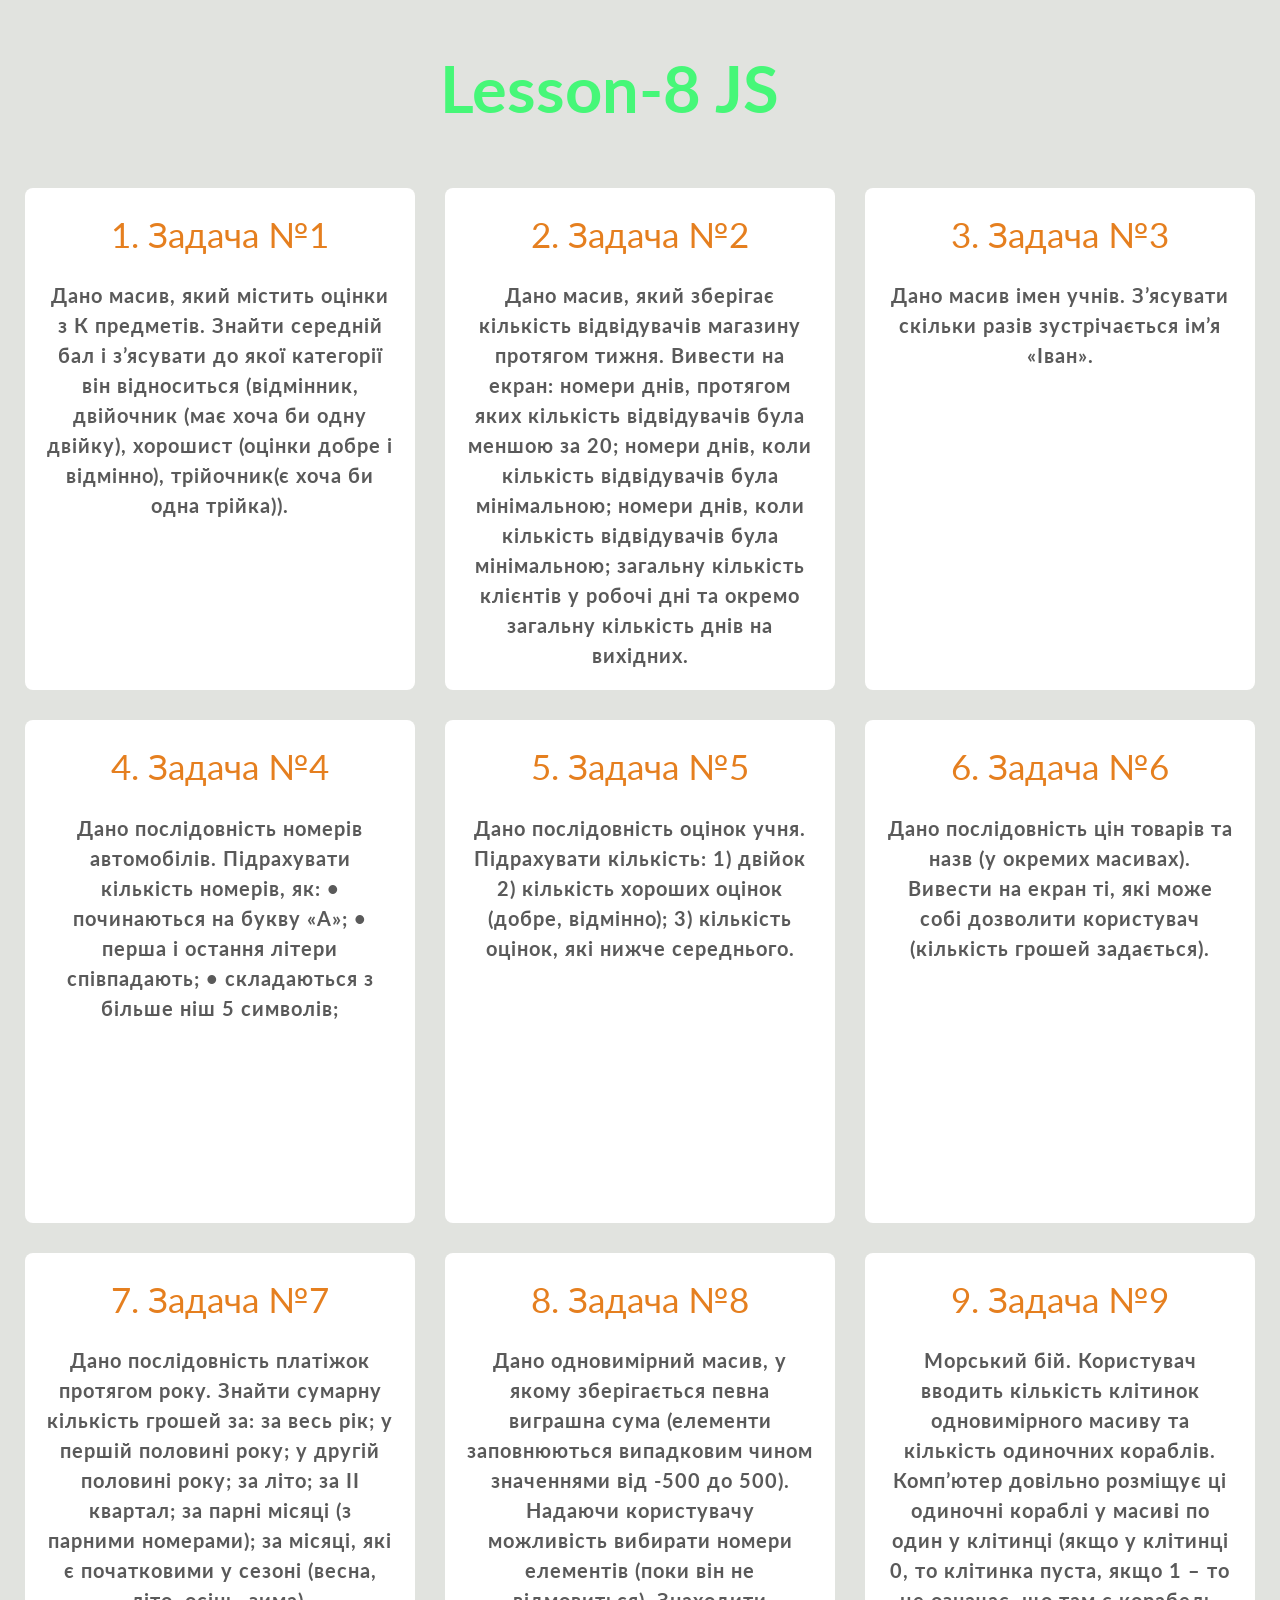
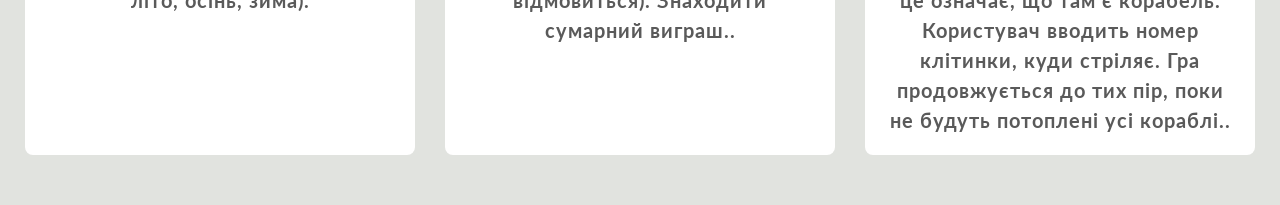
<file: index.html>
<!DOCTYPE html>
<html lang="en">
<head>
	<meta charset="UTF-8">
	<meta http-equiv="X-UA-Compatible" content="IE=edge">
	<meta name="viewport" content="width=device-width, initial-scale=1.0">
	<link rel="stylesheet" href="css/null.css">
	<link rel="stylesheet" href="css/style.css">
	<title>Document</title>
</head>
<body>
		<div class="wrapper">
		<main class="page">
			<div class="page__container">
				<h1 class="title">Lesson-8 JS</h1>
				<ul class="list">
					<li class="list__item"><a href="./task_1/task1.html" class="link">1. Задача №1<p class="task"> Дано масив, який містить оцінки з К предметів. Знайти середній бал і з’ясувати до якої категорії він відноситься (відмінник, двійочник (має хоча би одну двійку), хорошист (оцінки добре і відмінно), трійочник(є хоча би одна трійка)).</p></a></li>
					<li class="list__item"><a href="./task_2/task2.html" class="link">2. Задача №2<p class="task">Дано масив, який зберігає кількість відвідувачів магазину протягом тижня. Вивести на екран:
					номери днів, протягом яких кількість відвідувачів була меншою за 20;
					номери днів, коли кількість відвідувачів була мінімальною;
					номери днів, коли кількість відвідувачів була мінімальною;
					загальну кількість клієнтів у робочі дні та окремо загальну кількість днів на вихідних.
					</p></a></li>
					<li class="list__item"><a href="./task_3/task3.html" class="link">3. Задача №3<p class="task">Дано масив імен учнів. З’ясувати скільки разів зустрічається ім’я «Іван».</p></a></li>
					<li class="list__item"><a href="./task_4/task4.html" class="link">4. Задача №4<p class="task">Дано послідовність номерів автомобілів. Підрахувати кількість номерів, як:
									•	починаються на букву «А»;
									•	перша і остання літери співпадають;
									•	складаються з більше ніш 5 символів;</p></a></li>
					<li class="list__item"><a href="./task_5/task5.html" class="link">5. Задача №5<p class="task">Дано послідовність оцінок учня. Підрахувати кількість:
									1)	двійок
									2)	кількість хороших оцінок (добре, відмінно);
									3)	кількість оцінок, які нижче середнього.</p></a></li>
					<li class="list__item"><a href="./task_6/task6.html" class="link">6. Задача №6<p class="task">Дано послідовність цін товарів та назв (у окремих масивах). Вивести на екран ті, які може собі дозволити користувач (кількість грошей задається).</p></a></li>
					<li class="list__item"><a href="./task_7/task7.html" class="link">7. Задача №7<p class="task">Дано послідовність платіжок протягом року. Знайти сумарну кількість грошей за:
							за весь рік;
							у першій половині року;
							у другій половині року;
							за літо;
							за ІІ квартал;
							за парні місяці (з парними номерами);
							за місяці, які є початковими у сезоні (весна, літо, осінь, зима).
							</p></a></li>
					<li class="list__item"><a href="./task_8/task8.html" class="link">8. Задача №8<p class="task">Дано одновимірний масив, у якому зберігається певна виграшна сума (елементи заповнюються випадковим чином значеннями від -500 до 500). Надаючи користувачу можливість вибирати номери елементів  (поки він не відмовиться). Знаходити сумарний виграш..</p></a></li>
					<li class="list__item"><a href="./task_9/task9.html" class="link">9. Задача №9<p class="task">Морський бій. Користувач вводить кількість клітинок одновимірного масиву та кількість одиночних кораблів. Комп’ютер довільно розміщує ці одиночні кораблі у масиві по один у клітинці (якщо у клітинці 0, то клітинка пуста, якщо 1 – то це означає, що там є корабель. Користувач вводить номер клітинки, куди стріляє. Гра продовжується до тих пір, поки не будуть потоплені усі кораблі..</p></a></li>
				</ul>
			</div>
		</main>
	</div>
</body>
</html>
</file>
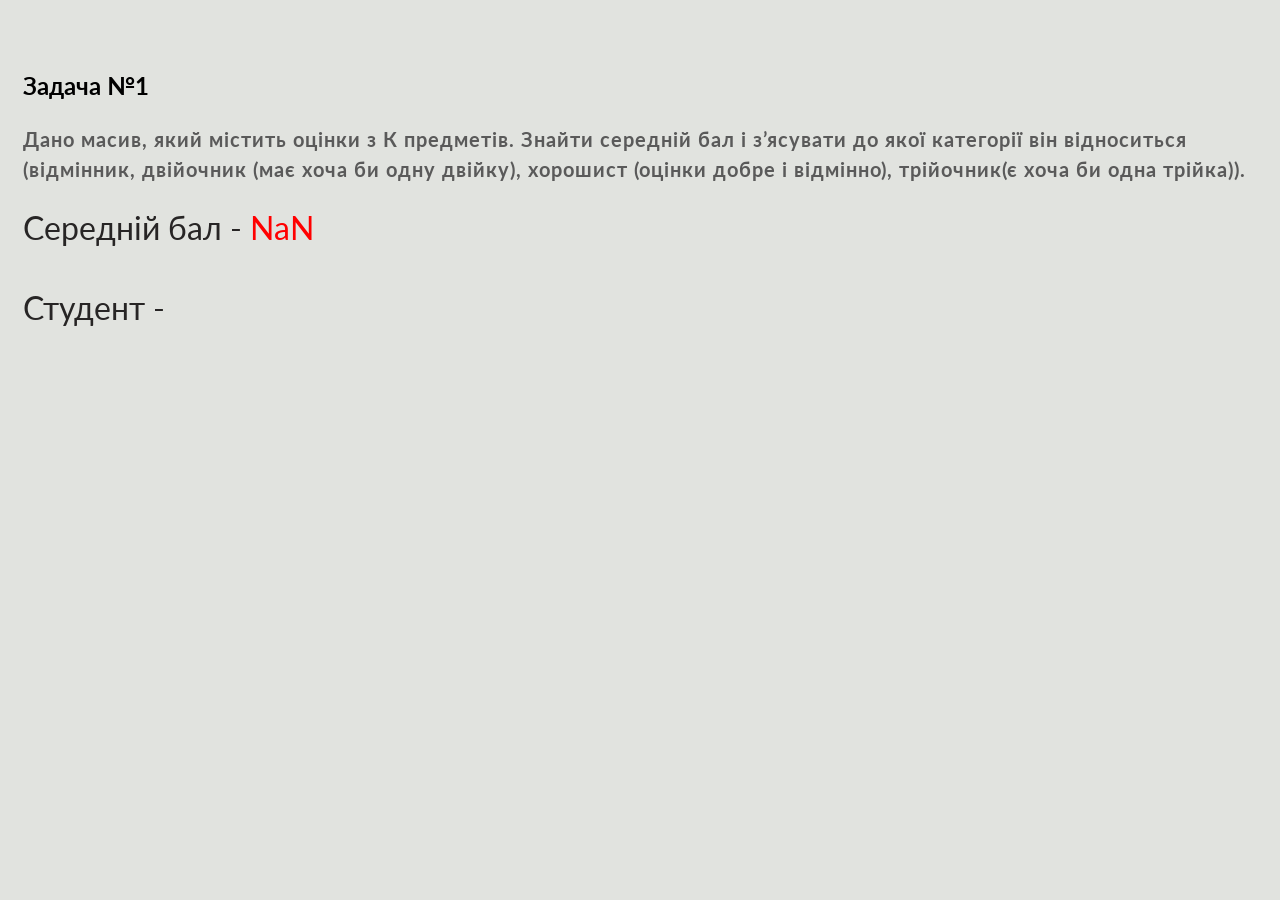
<file: task_1/task1.html>
<!DOCTYPE html>
<html lang="en">
<head>
	<meta charset="UTF-8">
	<meta http-equiv="X-UA-Compatible" content="IE=edge">
	<meta name="viewport" content="width=device-width, initial-scale=1.0">
	<link rel="stylesheet" href="../css/style.css">
	<title>task_1</title>
</head>
<body>
	<main class="page1">
		<div class="page1__container">
			<h2>Задача №1</h2>
			<p class="task">Дано масив, який містить оцінки з К предметів. Знайти середній бал і з’ясувати до якої категорії він відноситься (відмінник, двійочник (має хоча би одну двійку), хорошист (оцінки добре і відмінно), трійочник(є хоча би одна трійка)).</p>
			<script src="scriprt1.js"></script>
		</div>
	</main>
</body>
</html>
</file>
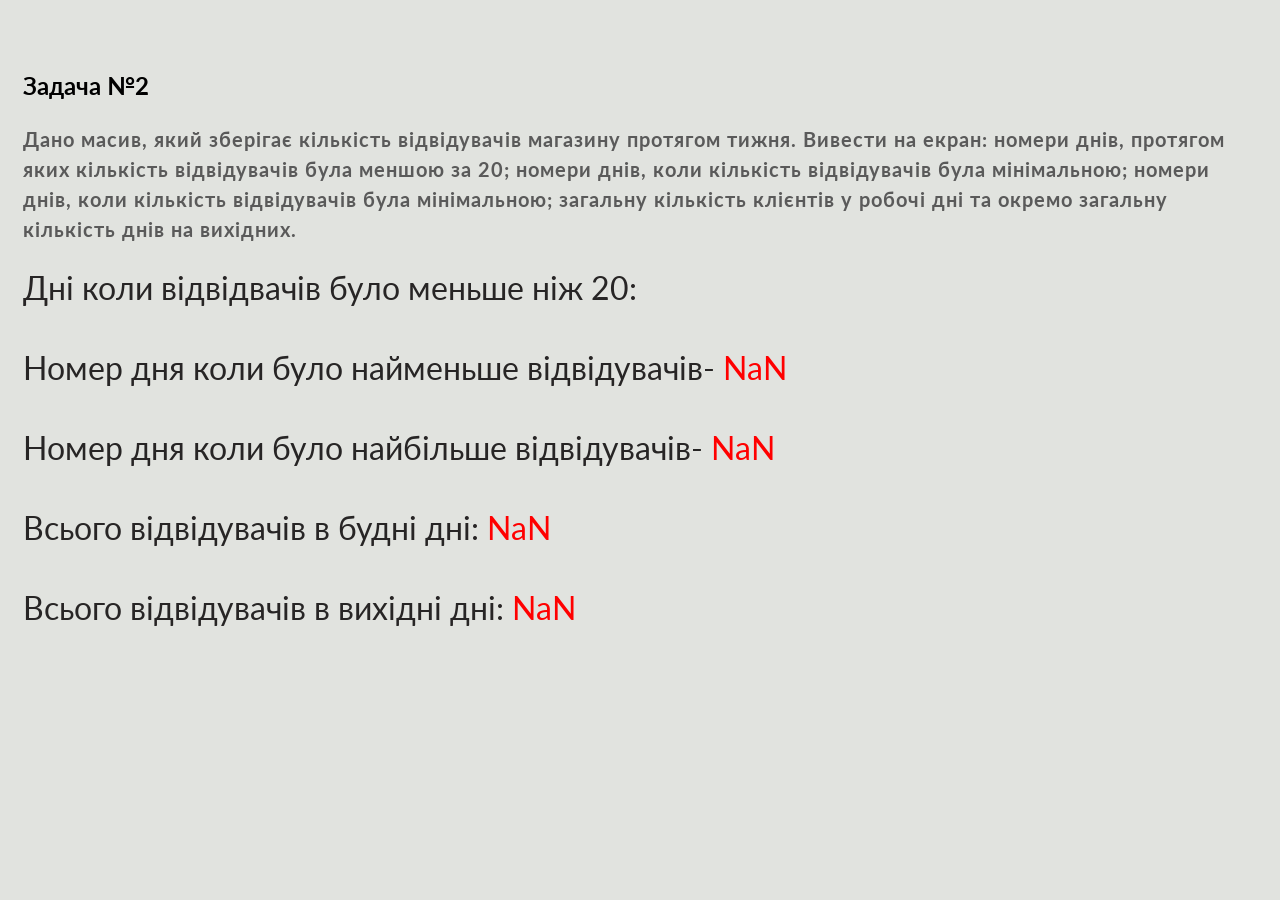
<file: task_2/task2.html>
<!DOCTYPE html>
<html lang="en">
<head>
	<meta charset="UTF-8">
	<meta http-equiv="X-UA-Compatible" content="IE=edge">
	<meta name="viewport" content="width=device-width, initial-scale=1.0">
	<link rel="stylesheet" href="../css/style.css">
	<title>task_2</title>
</head>
<body>
	<main class="page1">
		<div class="page1__container">
			<h2>Задача №2</h2>
			<p class="task"> Дано масив, який зберігає кількість відвідувачів магазину протягом тижня. Вивести на екран:
								номери днів, протягом яких кількість відвідувачів була меншою за 20;
								номери днів, коли кількість відвідувачів була мінімальною;
								номери днів, коли кількість відвідувачів була мінімальною;
								загальну кількість клієнтів у робочі дні та окремо загальну кількість днів на вихідних.
								</p>
			<script src="scriprt2.js"></script>
		</div>
	</main>
</body>
</html>
</file>
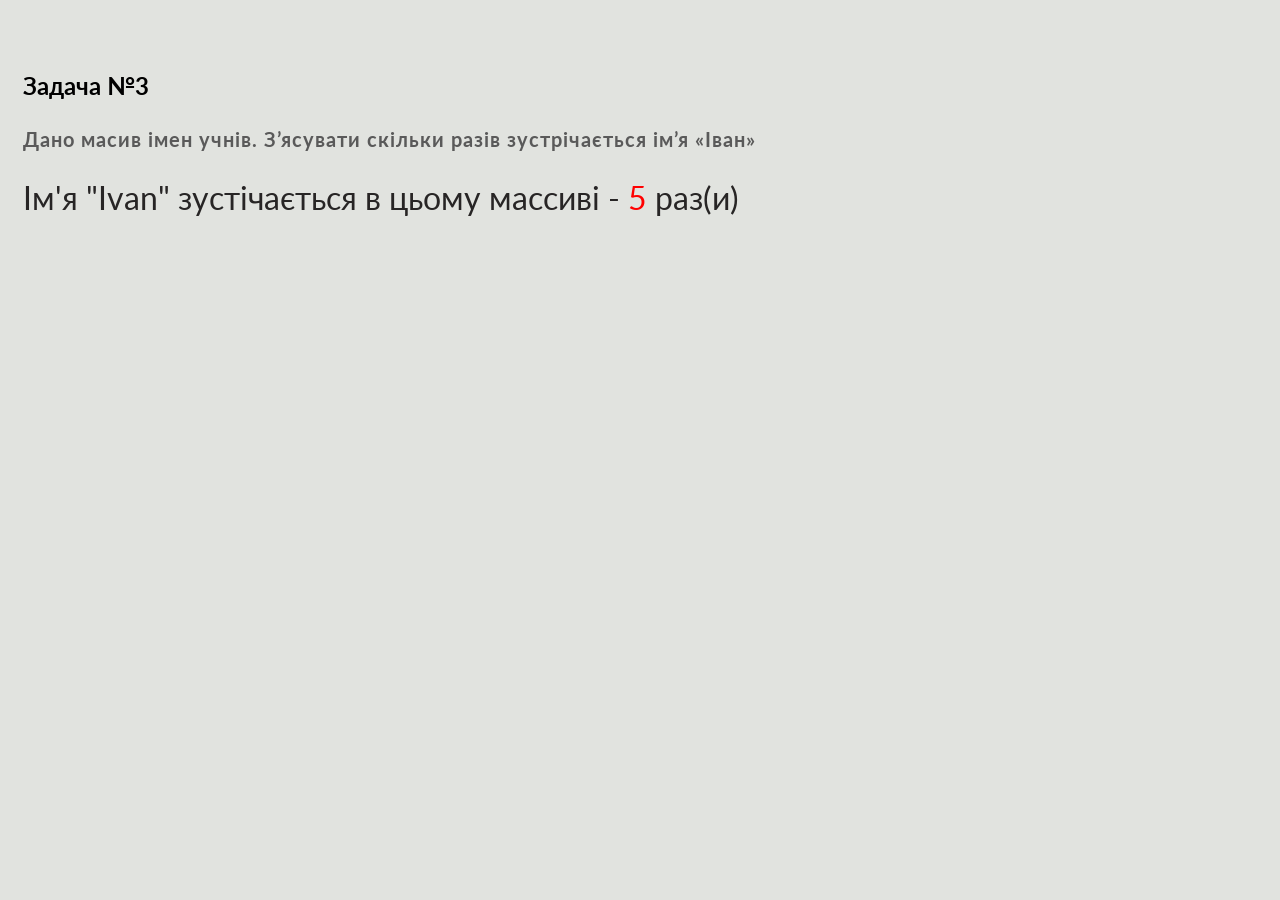
<file: task_3/task3.html>
<!DOCTYPE html>
<html lang="en">
<head>
	<meta charset="UTF-8">
	<meta http-equiv="X-UA-Compatible" content="IE=edge">
	<meta name="viewport" content="width=device-width, initial-scale=1.0">
	<link rel="stylesheet" href="../css/style.css">
	<title>task_3</title>
</head>
<body>
	<main class="page3">
		<div class="page3__container">
			<h2>Задача №3</h2>
			<p class="task"> Дано масив імен учнів. З’ясувати скільки разів зустрічається ім’я «Іван»</p>
			<script src="scriprt3.js"></script>
		</div>
	</main>
</body>
</html>
</file>
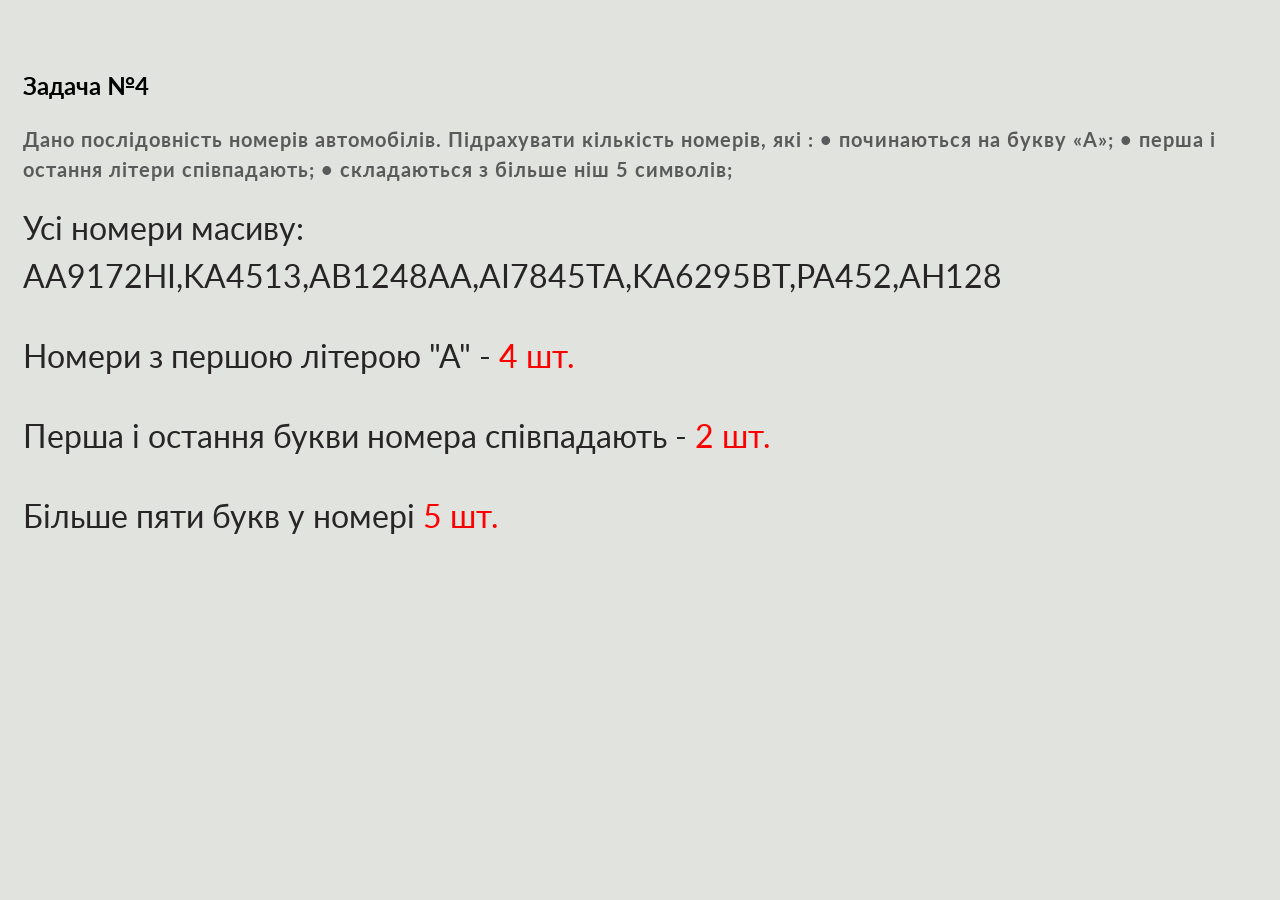
<file: task_4/task4.html>
<!DOCTYPE html>
<html lang="en">
<head>
	<meta charset="UTF-8">
	<meta http-equiv="X-UA-Compatible" content="IE=edge">
	<meta name="viewport" content="width=device-width, initial-scale=1.0">
	<link rel="stylesheet" href="../css/style.css">
	<title>task_4</title>
</head>
<body>
	<main class="page1">
		<div class="page1__container">
			<h2>Задача №4</h2>
			<p class="task">Дано послідовність номерів автомобілів. Підрахувати кількість номерів, які :
								•	починаються на букву «А»;
								•	перша і остання літери співпадають;
								•	складаються з більше ніш 5 символів;</p>
			<script src="scriprt4.js"></script>
		</div>
	</main>
</body>
</html>
</file>
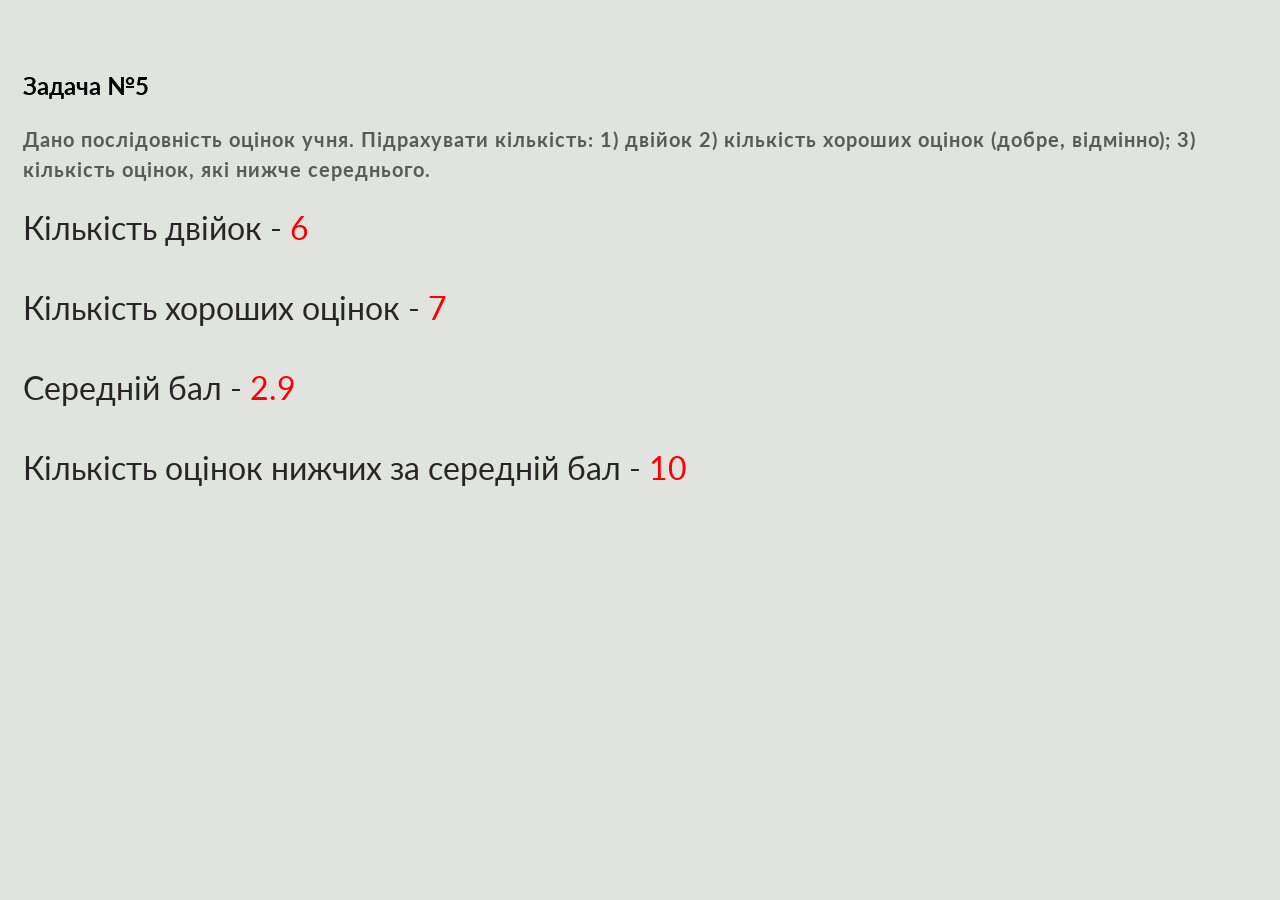
<file: task_5/task5.html>
<!DOCTYPE html>
<html lang="en">
<head>
	<meta charset="UTF-8">
	<meta http-equiv="X-UA-Compatible" content="IE=edge">
	<meta name="viewport" content="width=device-width, initial-scale=1.0">
	<link rel="stylesheet" href="../css/style.css">
	<title>task_5</title>
</head>
<body>
	<main class="page1">
		<div class="page1__container">
			<h2>Задача №5</h2>
			<p class="task">Дано послідовність оцінок учня. Підрахувати кількість:
								1)	двійок
								2)	кількість хороших оцінок (добре, відмінно);
								3)	кількість оцінок, які нижче середнього.</p>
			<script src="scriprt5.js"></script>
		</div>
	</main>
</body>
</html>
</file>
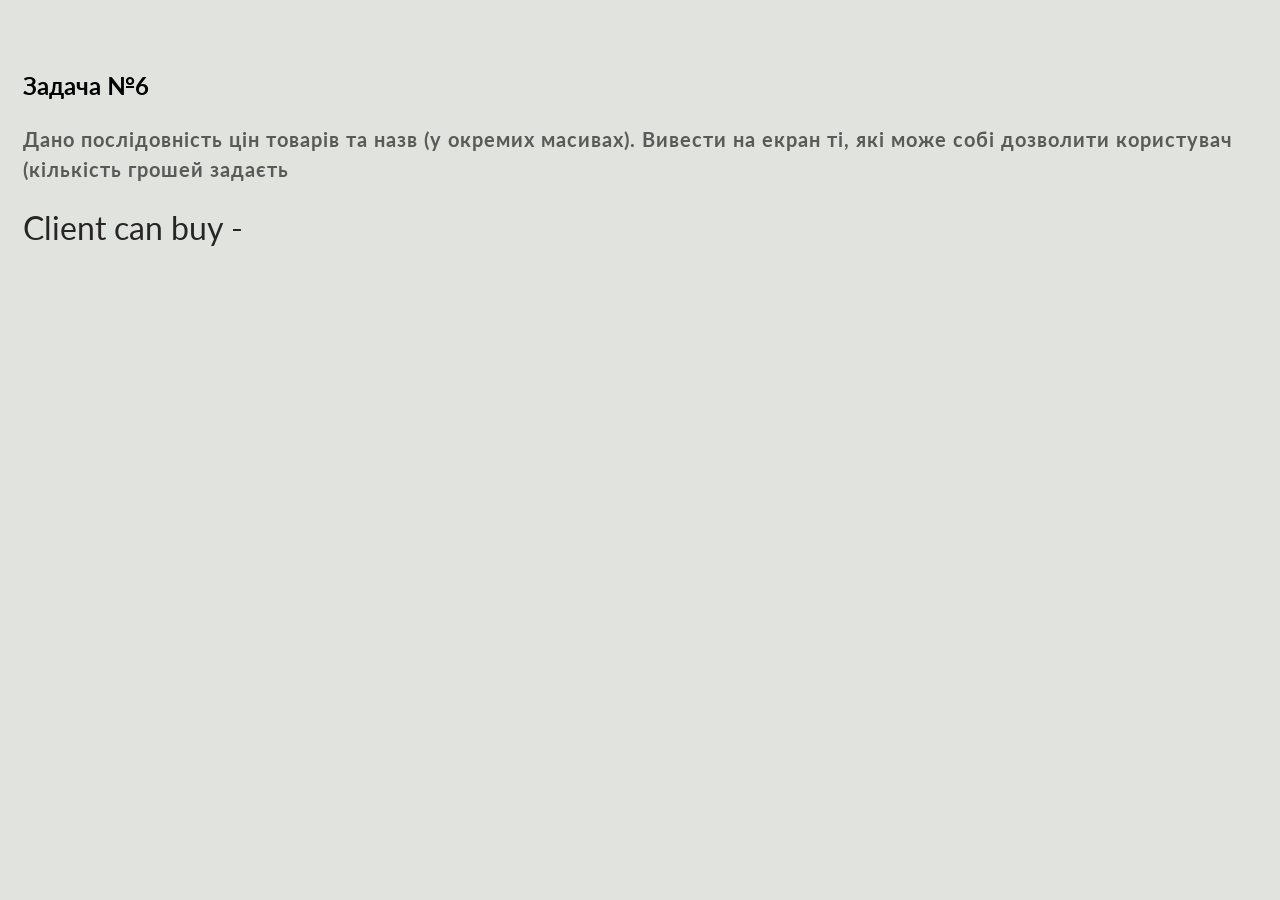
<file: task_6/task6.html>
<!DOCTYPE html>
<html lang="en">
<head>
	<meta charset="UTF-8">
	<meta http-equiv="X-UA-Compatible" content="IE=edge">
	<meta name="viewport" content="width=device-width, initial-scale=1.0">
	<link rel="stylesheet" href="../css/style.css">
	<title>task_6</title>
</head>
<body>
	<main class="page1">
		<div class="page1__container">
			<h2>Задача №6</h2>
			<p class="task">Дано послідовність цін товарів та назв (у окремих масивах). Вивести на екран ті, які може собі дозволити користувач (кількість грошей задаєть</p>
			<script src="scriprt6.js"></script>
		</div>
	</main>
</body>
</html>
</file>
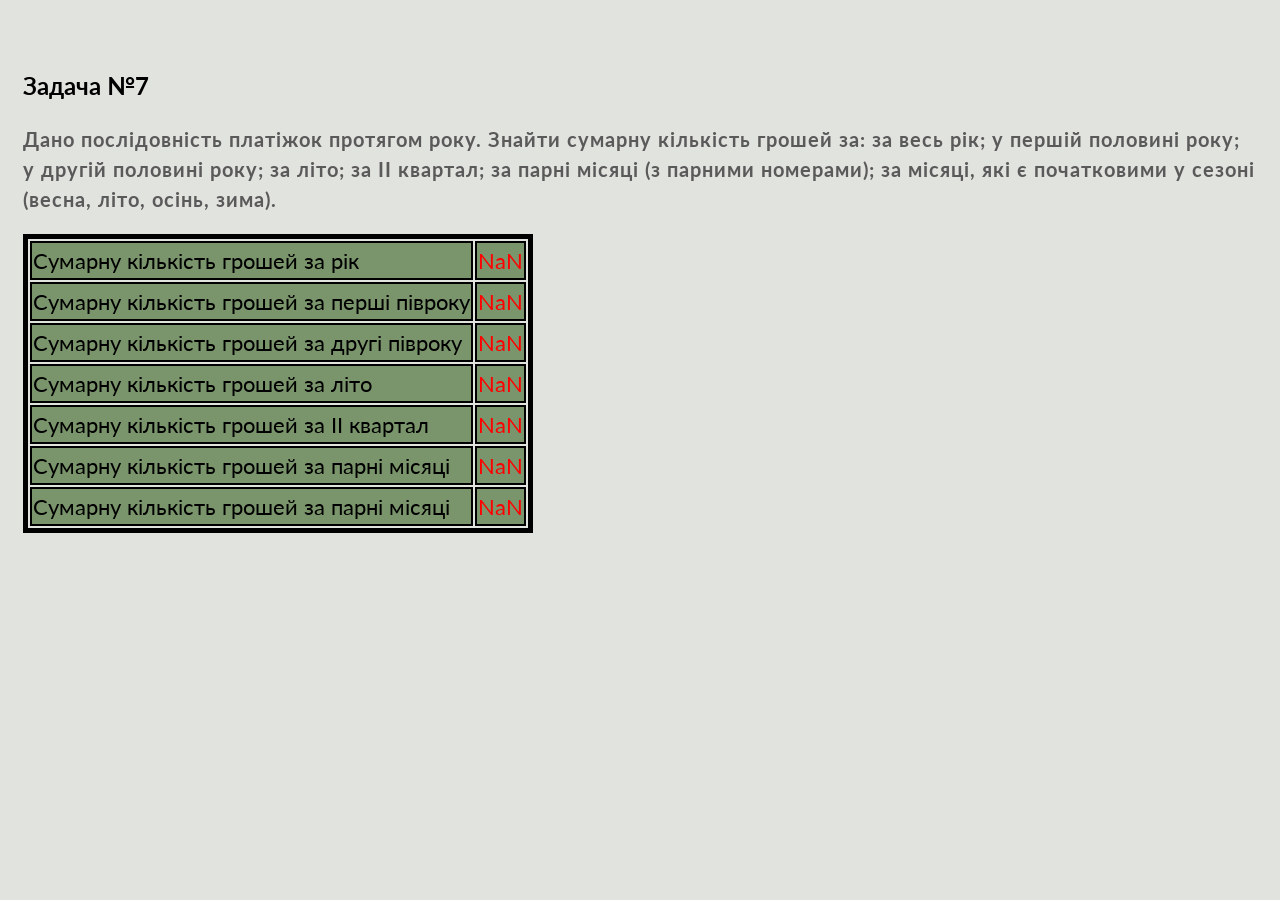
<file: task_7/task7.html>
<!DOCTYPE html>
<html lang="en">
<head>
	<meta charset="UTF-8">
	<meta http-equiv="X-UA-Compatible" content="IE=edge">
	<meta name="viewport" content="width=device-width, initial-scale=1.0">
	<link rel="stylesheet" href="../css/style.css">
	<title>task_7</title>
</head>
<body>
	<main class="page7">
		<div class="page7__container">
			<h2>Задача №7</h2>
			<p class="task">Дано послідовність платіжок протягом року. Знайти сумарну кількість грошей за:
									за весь рік;
									у першій половині року;
									у другій половині року;
									за літо;
									за ІІ квартал;
									за парні місяці (з парними номерами);
									за місяці, які є початковими у сезоні (весна, літо, осінь, зима).
									</p>
			<script src="scriprt7.js"></script>
		</div>
	</main>
</body>
</html>
</file>
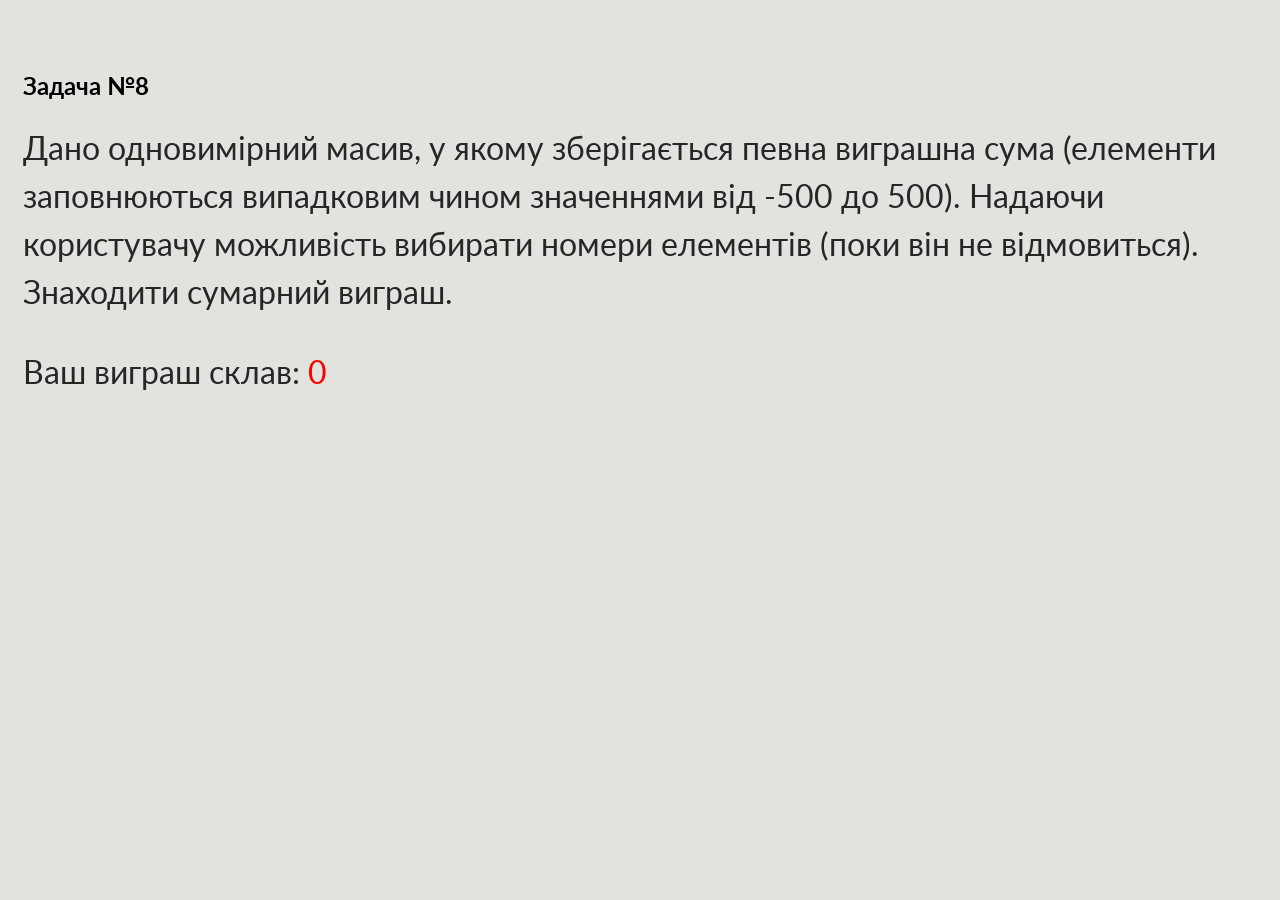
<file: task_8/task8.html>
<!DOCTYPE html>
<html lang="en">
<head>
	<meta charset="UTF-8">
	<meta http-equiv="X-UA-Compatible" content="IE=edge">
	<meta name="viewport" content="width=device-width, initial-scale=1.0">
	<link rel="stylesheet" href="../css/style.css">
	<title>task_8</title>
</head>
<body>
	<main class="page1">
		<div class="page1__container">
			<h2>Задача №8</h2>
			<p class="task8">Дано одновимірний масив, у якому зберігається певна виграшна сума (елементи заповнюються випадковим чином значеннями від -500 до 500). Надаючи користувачу можливість вибирати номери елементів  (поки він не відмовиться). Знаходити сумарний виграш.</p>
			<script src="scriprt8.js"></script>
		</div>
	</main>
</body>
</html>
</file>
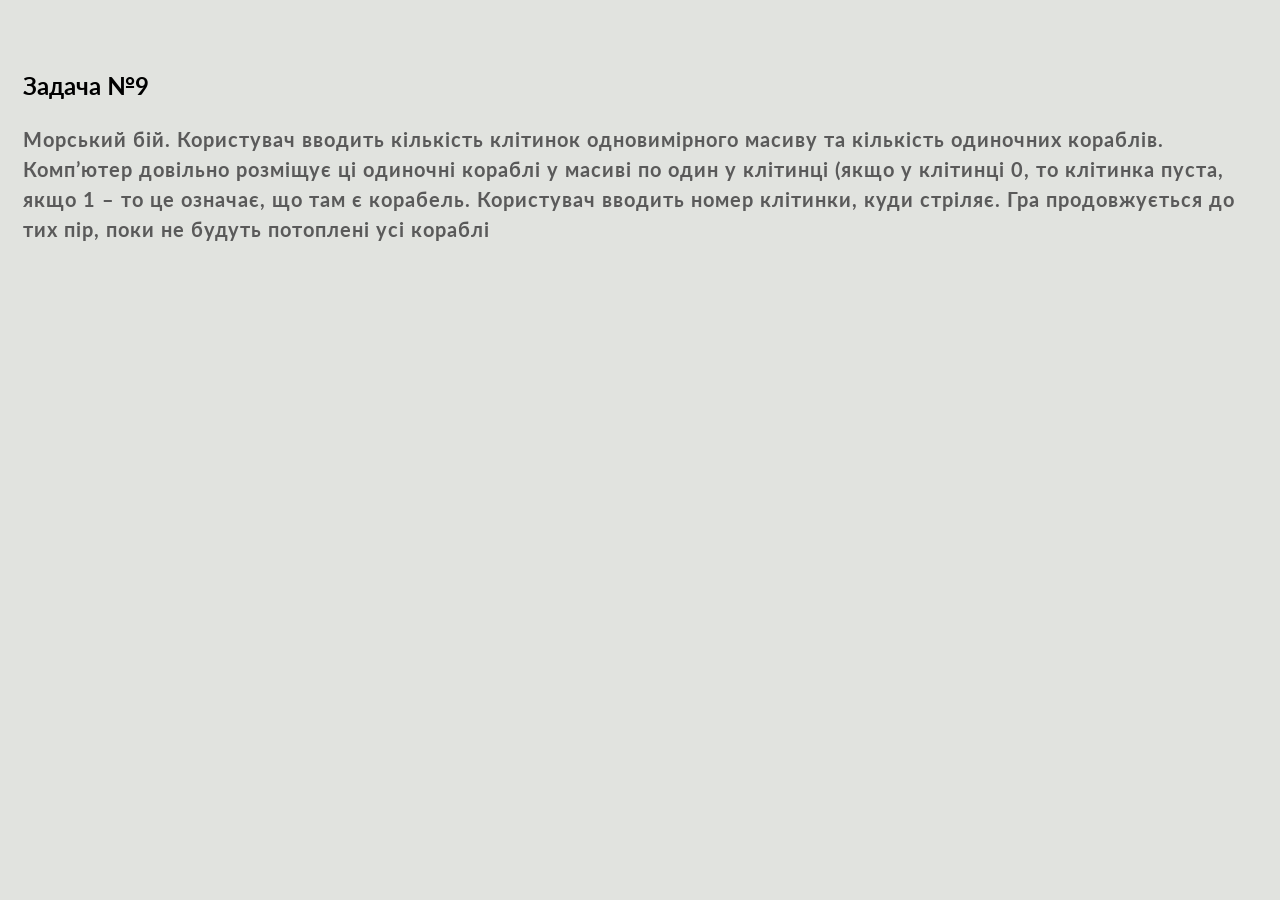
<file: task_9/task9.html>
<!DOCTYPE html>
<html lang="en">
<head>
	<meta charset="UTF-8">
	<meta http-equiv="X-UA-Compatible" content="IE=edge">
	<meta name="viewport" content="width=device-width, initial-scale=1.0">
	<link rel="stylesheet" href="../css/style.css">
	<title>task_9</title>
</head>
<body>
	<main class="page3">
		<div class="page3__container">
			<h2>Задача №9</h2>
			<p class="task">Морський бій. Користувач вводить кількість клітинок одновимірного масиву та кількість одиночних кораблів. Комп’ютер довільно розміщує ці одиночні кораблі у масиві по один у клітинці (якщо у клітинці 0, то клітинка пуста, якщо 1 – то це означає, що там є корабель. Користувач вводить номер клітинки, куди стріляє. Гра продовжується до тих пір, поки не будуть потоплені усі кораблі</p>
			<script src="scriprt9.js"></script>
		</div>
	</main>
</body>
</html>
</file>
<file: css/null.css>
/* Обнуляющий стиль */
*,
*::before,
*::after {
	box-sizing: border-box;
	margin: 0;
	padding: 0;
	border: 0;
}
li {
	list-style: none;
}
a {
	color: inherit;
}
a,
a:visited {
	text-decoration: none;
}
a:hover {
	text-decoration: none;
}
h1,
h2,
h3,
h4,
h5,
h6 {
	font-weight: inherit;
	font-size: inherit;
}
img {
	vertical-align: top;
}
input,
button,
textarea {
	font-family: inherit;
	font-size: inherit;
	font-weight: inherit;
}
button {
	cursor: pointer;
	color: inherit;
	background-color: inherit;
}
input{
	width: 100%;
}
body,
html {
	height: 100%;
}
body{
	line-height: 1;
}

/* ================================================================ */
</file>
<file: css/style.css>
/* &display=swap */
@import url(https://fonts.googleapis.com/css?family=Lato:regular,700,900&display=swap);

.wrapper {
  overflow: hidden;
  min-height: 100%;
  position: relative;
  display: flex;
  flex-direction: column;
}
.wrapper > main {
  flex-grow: 1;
}

[class*="__container"] {
  max-width: 1260px;
  margin: 0 auto;
  padding: 40px 15px 50px 15px;
}
body {
  font-family: "Lato";
  font-weight: 400;
  font-style: normal;
  line-height: 1.5;
  background-color: rgb(225, 227, 223);
}

.title {
  max-width: 400px;
  font-weight: 700;
  font-size: 65px;
  margin: 0 auto;
  color: rgb(70, 247, 120);
  margin-bottom: 50px;
}
.list {
  display: grid;
  grid-template-columns: repeat(3, 1fr);
  grid-template-rows: repeat(3, 1fr);
  gap: 30px;
}
.list__item {
  display: flex;
  flex-direction: column;
  background-color: rgb(255, 255, 255);
  border-radius: 8px;
  text-align: center;
  transition: all 0.3s ease 0s;
}
.list__item:nth-child(16) {
  grid-column: span 3;
  height: 150px;
}
.link {
  color: #e57f1f;
  font-size: 35px;
  padding: 20px;
  border-radius: 8px;
}
.list__item:hover {
  box-shadow: 0 0 18px 2px rgb(204, 200, 205);
  transform: scale(1.02);
}

.task {
  font-size: 20px;
  font-weight: 700;
  letter-spacing: 1px;
  color: rgb(90, 90, 90);
}

p {
  margin-top: 20px;
  font-size: 32px;
  color: rgb(39, 37, 37);
}
.olList {
  display: flex;
  align-items: center;
  gap: 5px;
}
.olList::before {
  content: "";
  width: 5px;
  height: 5px;
  border-radius: 50%;
  background-color: black;
}
table {
  border: 5px solid black;
  font-size: 22px;
  /* border-collapse:collapse ; */
}
td {
  border: 2px solid black;
  background-color: #7a956b;
}
img {
  max-width: 100px;
  height: 100px;
}
.block {
  display: flex;
  gap: 40px;
  padding: 20px;
}
.pay {
  color: rgb(102, 189, 138);
}
span {
  color: red;
}
.task7-img {
  max-width: 300px;
  height: 500px;
}
.win {
  color: red;
}
</file>
